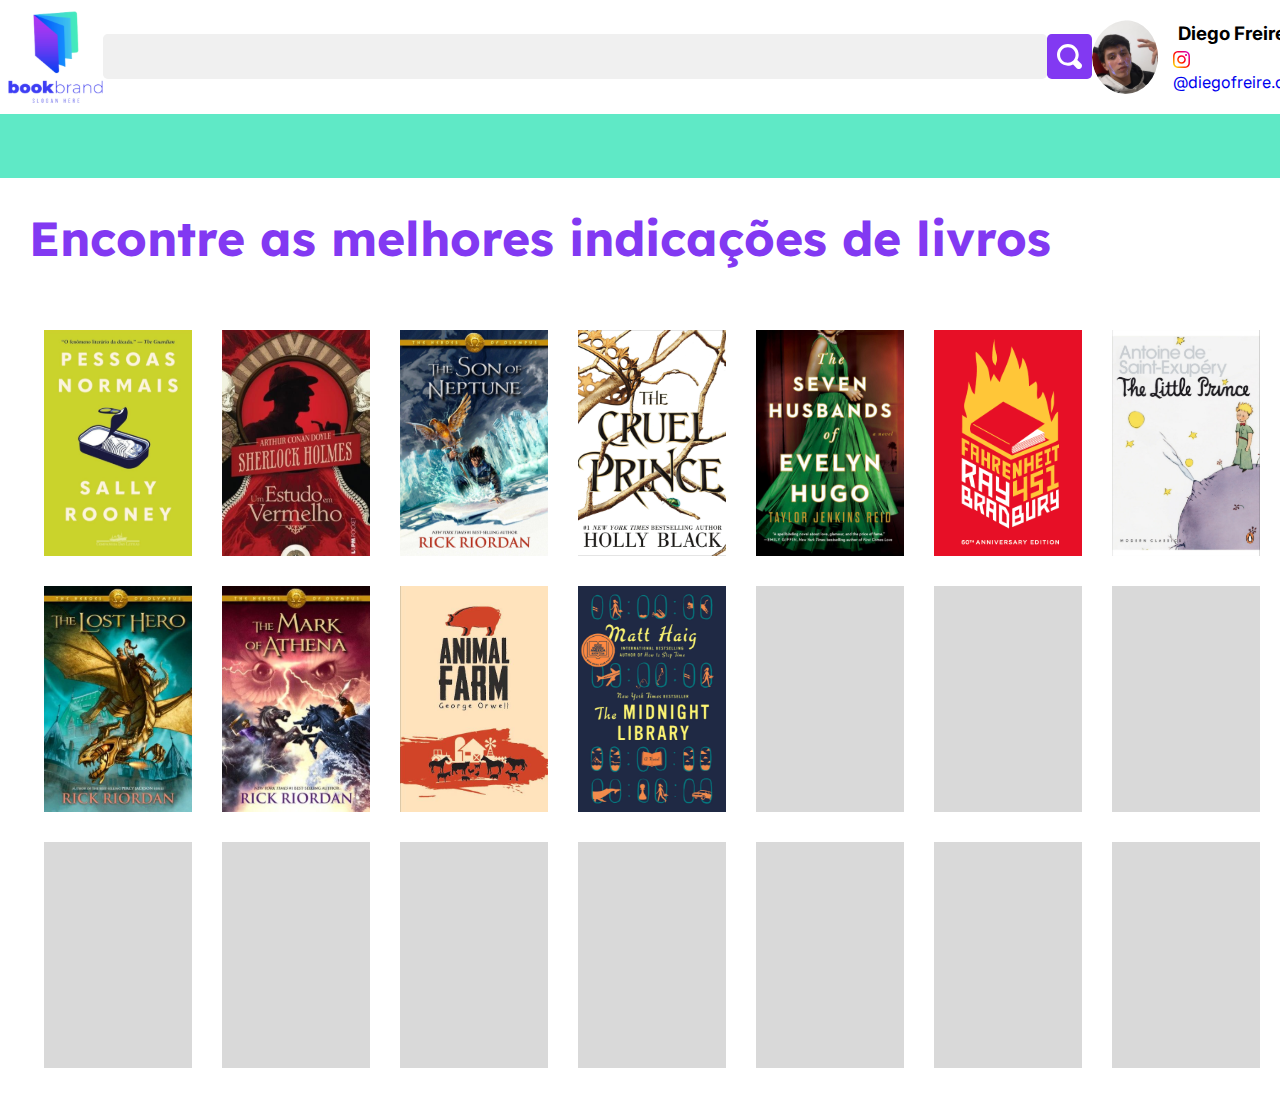
<file: index.html>
<!DOCTYPE html>
<html lang="en">
<head>
    <meta charset="UTF-8">
    <meta name="viewport" content="width=device-width, initial-scale=1.0">
    <title>BookBrand</title>
    <link rel="stylesheet" href="css/index.css">
</head>
<body>
    <header>

        <img src="Media/logo.svg" alt="">

        <div id="searchbar">
            <input type="text">
            <button>
                <img src="Media/Search_icon.svg" alt="">
            </button>
        </div>
        
        <div id="Social_medias">

            <div id="profile_picture">
            
            </div>

            <div id="instagram">
                <h3>Diego Freire</h3>
                <a href="https://www.instagram.com/diegofreire.q/" target="_blank">
                    <img src="Media/Instagram.svg" alt="">
                    @diegofreire.q
                </a>
            </div>
        </div>

    </header>

    <main>

        <section id="heading_title">
            <h1>Encontre as melhores indicações de livros</h1>
        </section>

        <section id="books">
            
            <div class="bookholder">
                <a href="book_details.html" target="_blank"><img src="Media/book covers/estudo em vermelho.svg" alt=""></a>
            </div>

            <div class="bookholder">
                <img src="Media/book covers/pessoas normais.svg" alt="">
            </div>
            <div class="bookholder">
                <img src="Media/book covers/midnightl.svg" alt="">
            </div>
            <div class="bookholder">
                <img src="Media/book covers/cruel prince.svg" alt="">
            </div>
            <div class="bookholder">
                <img src="Media/book covers/evellyn.svg" alt="">
            </div>
            <div class="bookholder">
                <img src="Media/book covers/fahrenheit.svg" alt="">
            </div>
            <div class="bookholder">
                <img src="Media/book covers/littleprince.svg" alt="">
            </div>
            <div class="bookholder">
                <img src="Media/book covers/losthero.svg" alt="">
            </div>
            <div class="bookholder">
                <img src="Media/book covers/markofathena.svg" alt="">
            </div>
            <div class="bookholder">
                <img src="Media/book covers/animal farm.svg" alt="">
            </div>
            <div class="bookholder">
                <img src="Media/book covers/oqtafaltando.svg" alt="">
            </div>
            <div class="bookholder"></div>
            <div class="bookholder"></div>
            <div class="bookholder"></div>
            <div class="bookholder"></div>
            <div class="bookholder"></div>
            <div class="bookholder"></div>
            <div class="bookholder"></div>
            <div class="bookholder"></div>
            <div class="bookholder"></div>
            <div class="bookholder"></div>

            </div>
        </section>
    </main>

    <footer>

    </footer>
</body>
</html>
</file>
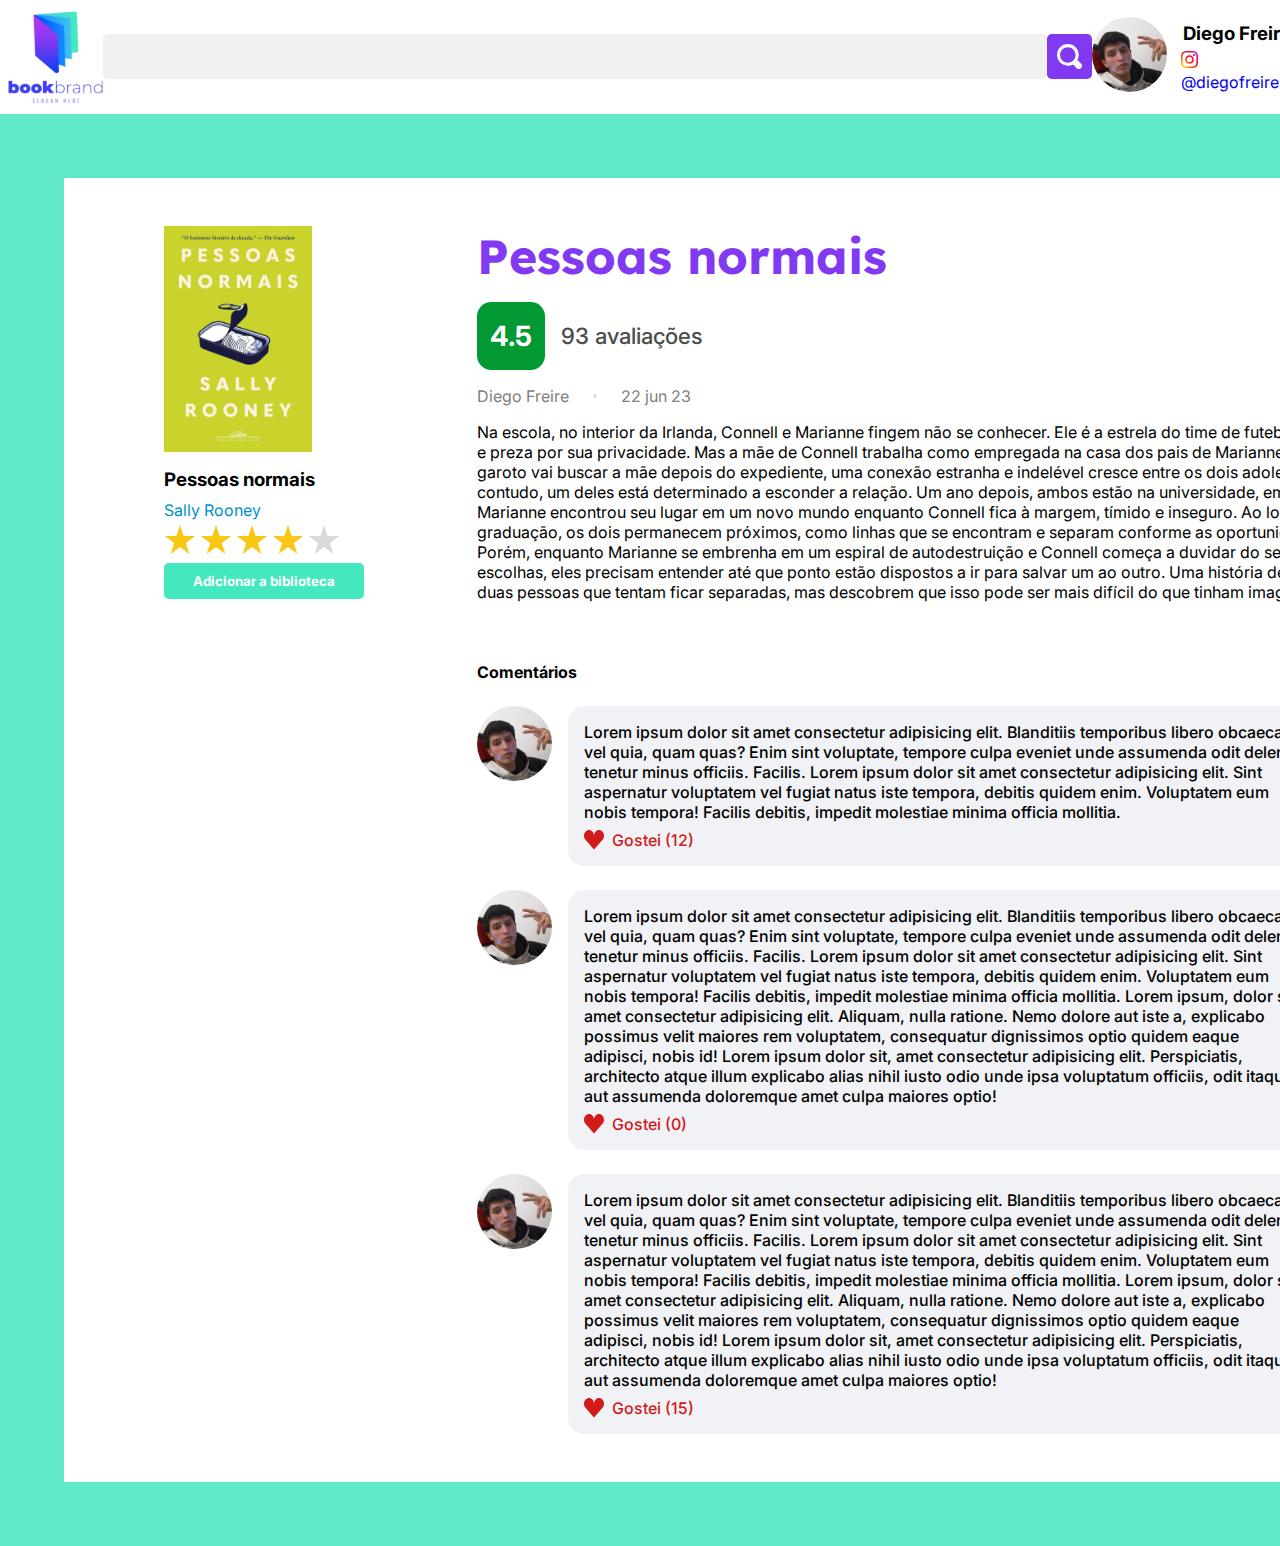
<file: book_details.html>
<!DOCTYPE html>
<html lang="en">
<head>
    <meta charset="UTF-8">
    <meta name="viewport" content="width=device-width, initial-scale=1.0">
    <title>Book Details</title>
    <link rel="stylesheet" href="css/book_details.css">
</head>
<body>
    <header>

        <img src="Media/logo.svg" alt="">

        <div id="searchbar">
            <input type="text">
            <button>
                <img src="Media/Search_icon.svg" alt="">
            </button>
        </div>
        
        <div id="Social_medias">

            <div id="profile_picture">
                <img src="Media/profile_picture.svg" alt="">
            </div>

            <div id="instagram">
                <h3>Diego Freire</h3>
                <a href="https://www.instagram.com/diegofreire.q/" target="_blank">
                    <img src="Media/Instagram.svg" alt="">
                    @diegofreire.q
                </a>

            </div>
        </div>
    </header>

    <main>
        <section id="cover">

            <div class="bookholder">
                <img src="Media/book covers/estudo em vermelho.svg" alt="">
            </div>

            <div id="under_cover">

                <h3>Pessoas normais</h3>
                <p></p>
                <a href="https://pt.wikipedia.org/wiki/Sally_Rooney">Sally Rooney</a>

                <div id="star_rate">
                    <img src="Media/Page 2/Star 8.svg" alt="">
                    <img src="Media/Page 2/Star 8.svg" alt="">
                    <img src="Media/Page 2/Star 8.svg" alt="">
                    <img src="Media/Page 2/Star 8.svg" alt="">
                    <img src="Media/Page 2/Star 1.svg" alt="">
                </div>

                <button>Adicionar a biblioteca</button>
            </div>
        </section>

        <section id="big_section">
            <section id="bookinfos">
                <h1>Pessoas normais</h1>

                <div id="ratings">
                    <div id="rate"><p>4.5</p></div>
                    <p>93 avaliações</p>
                </div>

                <div id="dates">
                    <p>Diego Freire</p>
                    <div id="point">

                    </div>
                    <p>22 jun 23</p>
                </div>

                <p>
                    Na escola, no interior da Irlanda, Connell e Marianne fingem não se conhecer. Ele é a estrela do time de futebol, ela é solitária e preza por sua privacidade. Mas a mãe de Connell trabalha como empregada na casa dos pais de Marianne, e quando o garoto vai buscar a mãe depois do expediente, uma conexão estranha e indelével cresce entre os dois adolescentes ― contudo, um deles está determinado a esconder a relação.
                    Um ano depois, ambos estão na universidade, em Dublin. Marianne encontrou seu lugar em um novo mundo enquanto Connell fica à margem, tímido e inseguro. Ao longo dos anos da graduação, os dois permanecem próximos, como linhas que se encontram e separam conforme as oportunidades da vida. Porém, enquanto Marianne se embrenha em um espiral de autodestruição e Connell começa a duvidar do sentido de suas escolhas, eles precisam entender até que ponto estão dispostos a ir para salvar um ao outro. Uma história de amor entre duas pessoas que tentam ficar separadas, mas descobrem que isso pode ser mais difícil do que tinham imaginado.
            </p>
            </section>

            <section class="comments">
                <h4> Comentários </h4>

                <section class="comment_part">

                        <div class="comment_pic">
                            <img src="Media/profile_picture.svg" alt="">
                        </div>

                        <section class="principal_comment">
                            <div class="comment_text">
                                <p>Lorem ipsum dolor sit amet consectetur adipisicing elit. Blanditiis temporibus libero obcaecati vel quia, quam quas? Enim sint voluptate, tempore culpa eveniet unde assumenda odit deleniti tenetur minus officiis. Facilis. Lorem ipsum dolor sit amet consectetur adipisicing elit. Sint aspernatur voluptatem vel fugiat natus iste tempora, debitis quidem enim. Voluptatem eum nobis tempora! Facilis debitis, impedit molestiae minima officia mollitia.</p>
                            </div>
                            
                            <div class="comment_heart">
                                <img src="Media/hearticon.svg" alt="">
                                <p>Gostei (12)</p>
                            </div>
                        </section>

                </section>

                <section class="comment_part">

                    <div class="comment_pic">
                        <img src="Media/profile_picture.svg" alt="">
                    </div>

                    <section class="principal_comment">
                        <div class="comment_text">
                            <p>Lorem ipsum dolor sit amet consectetur adipisicing elit. Blanditiis temporibus libero obcaecati vel quia, quam quas? Enim sint voluptate, tempore culpa eveniet unde assumenda odit deleniti tenetur minus officiis. Facilis. Lorem ipsum dolor sit amet consectetur adipisicing elit. Sint aspernatur voluptatem vel fugiat natus iste tempora, debitis quidem enim. Voluptatem eum nobis tempora! Facilis debitis, impedit molestiae minima officia mollitia. Lorem ipsum, dolor sit amet consectetur adipisicing elit. Aliquam, nulla ratione. Nemo dolore aut iste a, explicabo possimus velit maiores rem voluptatem, consequatur dignissimos optio quidem eaque adipisci, nobis id! Lorem ipsum dolor sit, amet consectetur adipisicing elit. Perspiciatis, architecto atque illum explicabo alias nihil iusto odio unde ipsa voluptatum officiis, odit itaque aut assumenda doloremque amet culpa maiores optio!</p>
                        </div>
                        
                        <div class="comment_heart">
                            <img src="Media/hearticon.svg" alt="">
                            <p>Gostei (0)</p>
                        </div>
                    </section>
                </section>

                <section class="comment_part">

                    <div class="comment_pic">
                        <img src="Media/profile_picture.svg" alt="">
                    </div>

                    <section class="principal_comment">
                        <div class="comment_text">
                            <p>Lorem ipsum dolor sit amet consectetur adipisicing elit. Blanditiis temporibus libero obcaecati vel quia, quam quas? Enim sint voluptate, tempore culpa eveniet unde assumenda odit deleniti tenetur minus officiis. Facilis. Lorem ipsum dolor sit amet consectetur adipisicing elit. Sint aspernatur voluptatem vel fugiat natus iste tempora, debitis quidem enim. Voluptatem eum nobis tempora! Facilis debitis, impedit molestiae minima officia mollitia. Lorem ipsum, dolor sit amet consectetur adipisicing elit. Aliquam, nulla ratione. Nemo dolore aut iste a, explicabo possimus velit maiores rem voluptatem, consequatur dignissimos optio quidem eaque adipisci, nobis id! Lorem ipsum dolor sit, amet consectetur adipisicing elit. Perspiciatis, architecto atque illum explicabo alias nihil iusto odio unde ipsa voluptatum officiis, odit itaque aut assumenda doloremque amet culpa maiores optio!</p>
                        </div>
                        
                        <div class="comment_heart">
                            <img src="Media/hearticon.svg" alt="">
                            <p>Gostei (15)</p>
                        </div>
                    </section>
                </section>
            </section>
        </section>
    </main>
</body>
</html>
</file>
<file: css/index.css>
@import url('https://fonts.googleapis.com/css2?family=Inter:wght@300&display=swap');
@import url('https://fonts.googleapis.com/css2?family=Lexend:wght@700&display=swap');

*{
    font-family: 'Inter', sans-serif;
    text-decoration: none;
    margin: 0;
    padding: 0;
}
body{
    background-color: #5FE9C6;
}

header{
background-color: #FFFFFF;

    width: 100vw;
    height: 6.5rem;

    display: flex;
    justify-content: space-between;
    align-items: center;

    padding: 0.3rem 0.5rem
}
#searchbar{
    display: flex;


}
#searchbar>input{

    width: 59rem;
    height: 2.8125rem;

    display: block;
    background-color: #F0F0F0;

    border: none;
    border-radius: 0.3rem;


}
#searchbar>button{
    display: flex;
    align-items: center;
    justify-content: center;

    background-color: #8239F2;

    width: 2.8125rem;

    border-radius: 0.3rem;
    border: 0.3rem;
}
#profile_picture{


    height: 4.6rem;
    width: 4.6rem;

    background-image: url(../Media/profile_picture.svg);

    border-radius: 50%;
}
#Social_medias{
    display: flex;
    flex-direction: row;
    gap: 0.9rem;
}
#instagram{

    display: flex;
    flex-direction: column;
    align-items: center;
    justify-content: center;
    gap: 0.4rem;
}

main{

    width: 81.5rem;

    margin: auto;
    margin-top: 4rem;

    background-color: #FFFFFF;
}
main>#heading_title>h1{
    padding: 1.9rem 1.8rem;

    font-family: 'Lexend', sans-serif;
    font-size:3rem;
    font-weight: 700;

    color:#8239F2;
}
main>#books{
    display: flex;
    flex-wrap: wrap;
    justify-content: space-around;
    gap: 1.875rem;

    padding: 2rem 2.75rem;
}
.bookholder{

    width:9.25rem;
    height: 14.125rem;

    background-color: #D9D9D9;
}
.bookholder:hover{
    transition: 0.4s;
    scale: 1.2;
}
</file>
<file: css/book_details.css>
@import url('https://fonts.googleapis.com/css2?family=Inter:wght@300&display=swap');
@import url('https://fonts.googleapis.com/css2?family=Lexend:wght@700&display=swap');

*{
    font-family: 'Inter', sans-serif;
    text-decoration: none;
    margin: 0;
    padding: 0;
}
body{
    background-color: #5FE9C6;
}
*{
    font-family: 'Inter', sans-serif;
    text-decoration: none;
    margin: 0;
    padding: 0;
}
body{
    background-color: #5FE9C6;
}

header{
background-color: #FFFFFF;

    width: 100vw;
    height: 6.5rem;

    display: flex;
    justify-content: space-between;
    align-items: center;

    padding: 0.3rem 0.5rem
}
#searchbar{
    display: flex;
}
#searchbar>input{
    width: 59rem;
    height: 2.8125rem;

    display: block;
    background-color: #F0F0F0;

    border: none;
    border-radius: 0.3rem;


}
#searchbar>button{
    display: flex;
    align-items: center;
    justify-content: center;

    background-color: #8239F2;

    width: 2.8125rem;
    width: 2.815rem;

    border-radius: 0.3rem;
    border: 0.3rem;
}
#profile_pic{

    height: 4.6rem;
    width: 4.6rem;

    background-image: url(../Media/profile_picture.svg);

    border-radius: 50%;
}
#Social_medias{
    display: flex;
    flex-direction: row;
    gap: 0.9rem;
}
#instagram{


    display: flex;
    flex-direction: column;
    align-items: center;
    justify-content: center;
    gap: 0.4rem;
}

main{

    width: 81.5rem;
    margin: 4rem;

    background-color: #FFFFFF;

    display: flex;
    justify-content: space-around;
    gap: 3.125rem;

    padding: 3rem 4.25rem;
}
#cover{
    display: flex;
    flex-direction: column;
    gap:1rem
}

#under_cover{

    display: flex;
    flex-direction: column;
    justify-content: center;
    gap: 0.3rem;

}
#under_cover>button{
    color: #FFFFFF;
    background-color: #43E8BE;

    font-weight: bold;

    border: none;
    border-radius: 0.3125rem;

    width: 12.5rem;
    height: 2.25rem;
}
#under_cover>a{
    color:#008FCC;
}
.bookholder{

    width:9.25rem;
    height: 14.125rem;

    background-color: #D9D9D9;
}


#bookinfos{
    display: flex;
    flex-direction: column;
    gap: 1rem;

    width: 58rem;
}
#bookinfos>h1{
    font-family: 'Lexend', sans-serif;
    font-size: 3rem;
    font-weight: bold;
    color: #8239F2;
}
#ratings{
    display: flex;
    gap: 1rem;
    align-items: center;
    font-weight: 700;

}
#ratings>p{
    font-size: 1.4rem;
    font-weight: 500;
    color: #494D4B;
}
#rate{
    display: flex;
    align-items: center;
    justify-content: center;

    background-color: #009933;

    width: 68px;
    height: 68px;

    border-radius: 0.9rem;

    color: #ffffff;
}
#rate>p{
    font-size: 1.75rem;

}
#point{
    background-color: #DDDDDD;

    border-radius: 50%;

    width: 4px;
    height: 4px;
}
#dates{
    display: flex;
    align-items: center;
    gap: 1.5rem;
    color: #808080;
}
.comments{
    margin-top: 3.8rem;
    display: flex;
    flex-direction: column;
    gap: 1.5rem;
}
.comment_part{
    display: flex;
    gap: 1rem;
}
.principal_comment{
    display: flex;
    flex-direction: column;
    gap: 0.5rem;

    background-color: #F0F2F5;

    padding: 1rem;

    font-weight: 500;

    border-radius: 1rem;
}
.comment_text{
    width: 45rem;
}
.comment_heart{
    color: #D11A1A;
    display: flex;
    gap: 0.5rem;
}
</file>
